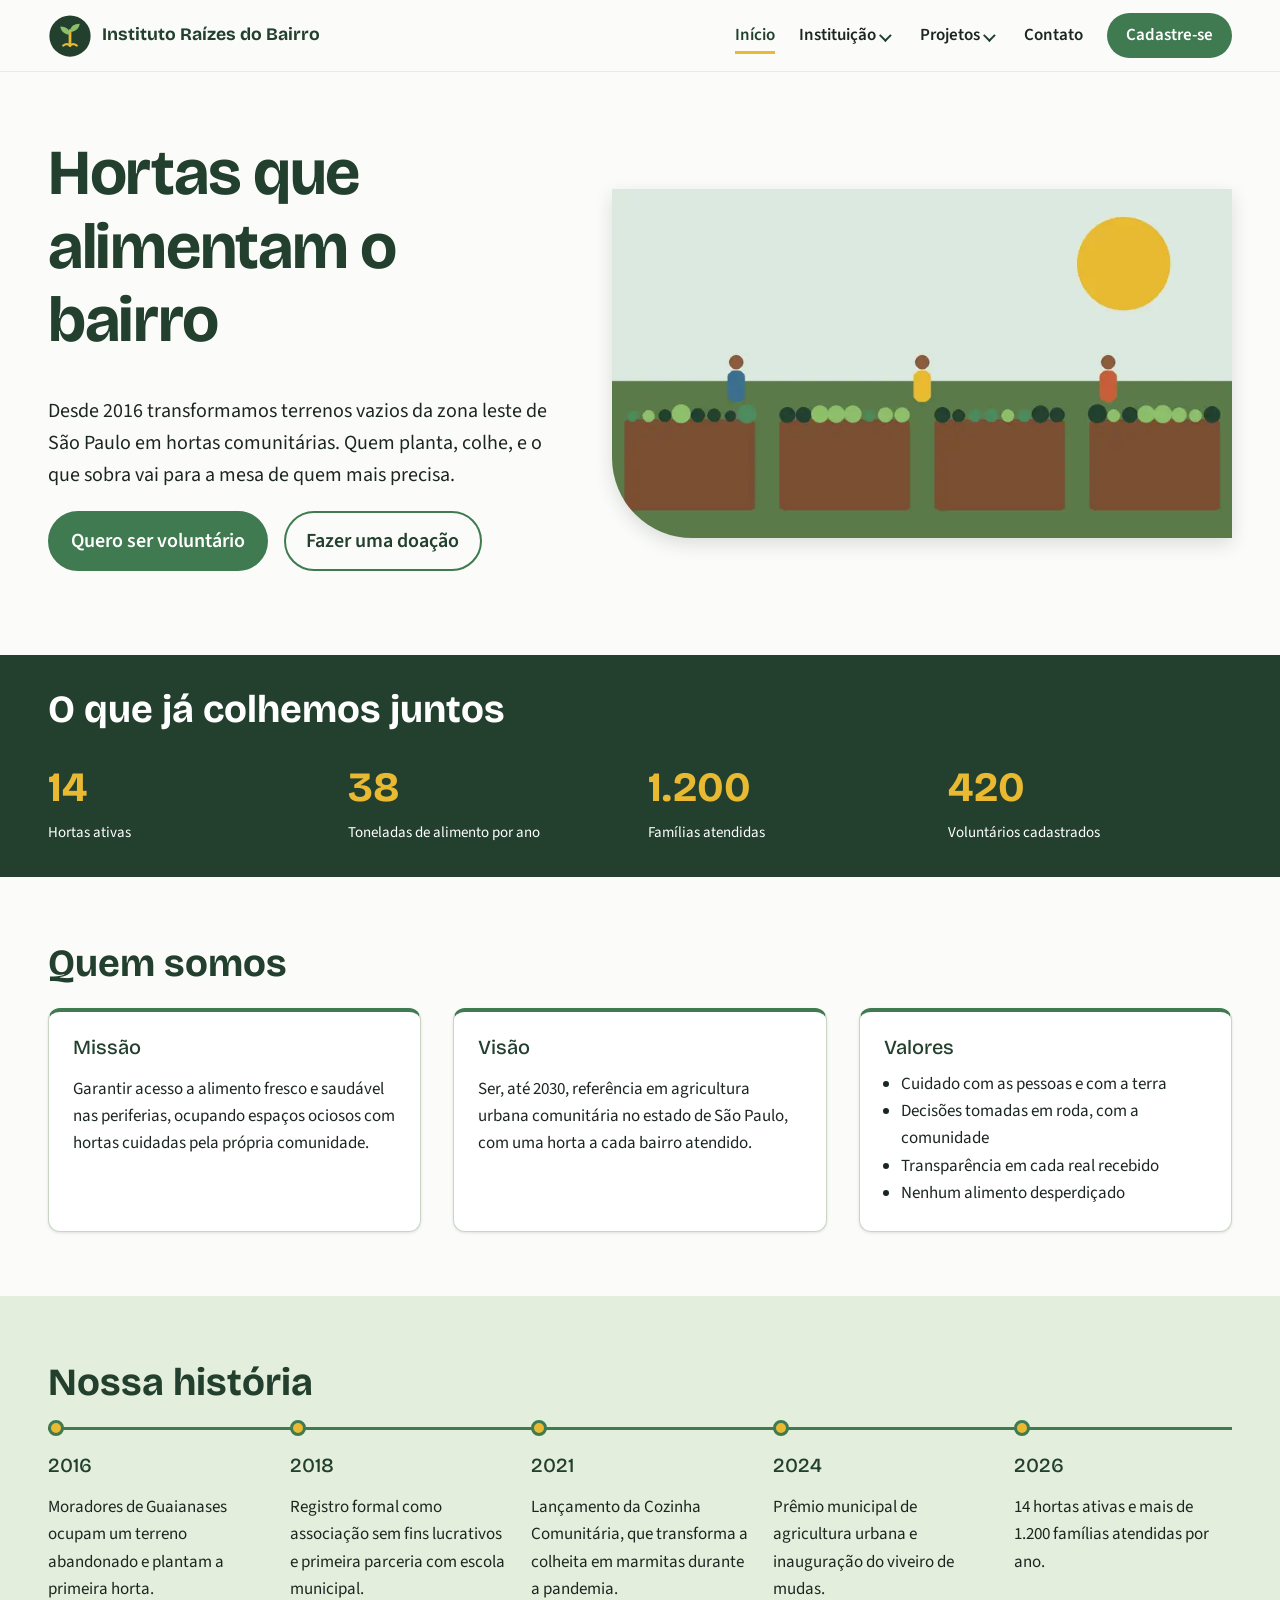
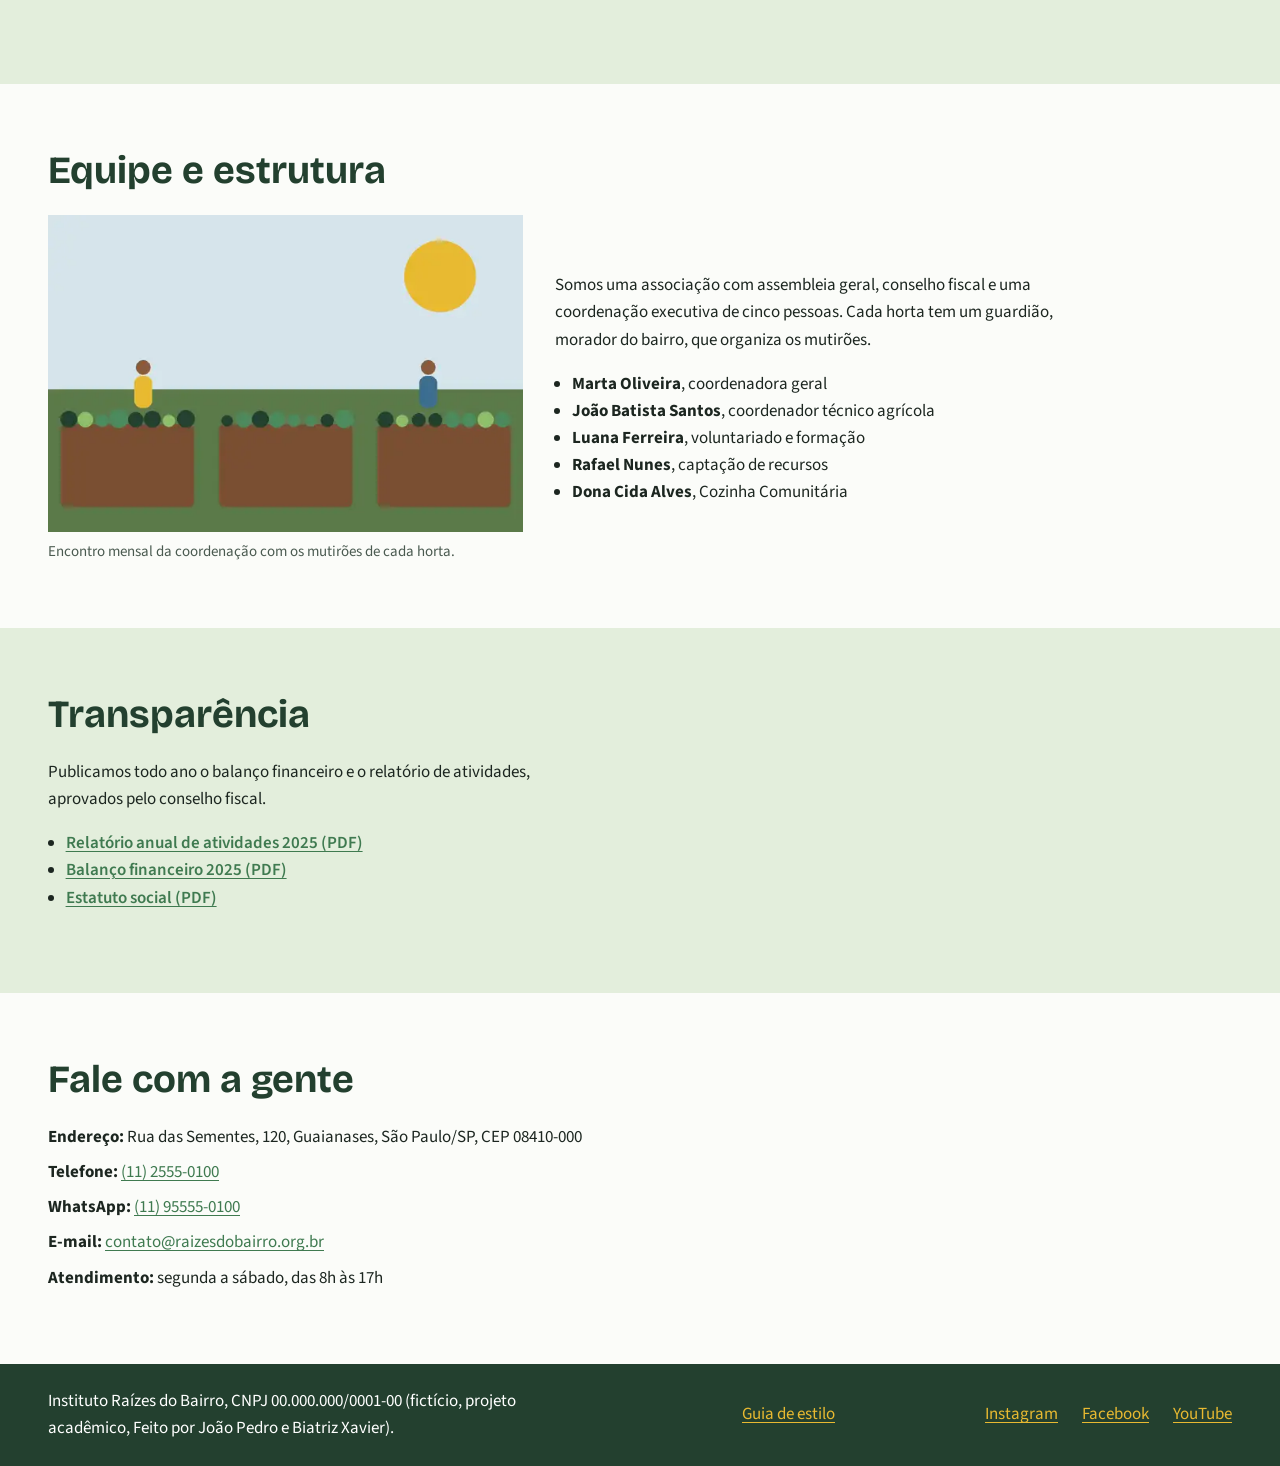
<file: index.html>
<!DOCTYPE html>
<html lang="pt-BR">
<head>
  <meta charset="UTF-8">
  <meta name="viewport" content="width=device-width, initial-scale=1">
  <title>Instituto Raízes do Bairro | Hortas comunitárias em São Paulo</title>
  <meta name="description" content="O Instituto Raízes do Bairro transforma terrenos vazios em hortas comunitárias na zona leste de São Paulo, levando alimento, renda e educação ambiental às famílias.">
  <meta name="keywords" content="ONG, hortas comunitárias, voluntariado, doação, São Paulo, segurança alimentar">
  <meta property="og:title" content="Instituto Raízes do Bairro">
  <meta property="og:description" content="Hortas comunitárias que alimentam o bairro.">
  <meta property="og:image" content="imagens/hero-horta.jpg">
  <link rel="icon" href="imagens/logo.svg" type="image/svg+xml">
  <link rel="preconnect" href="https://fonts.googleapis.com">
  <link rel="preconnect" href="https://fonts.gstatic.com" crossorigin>
  <link href="https://fonts.googleapis.com/css2?family=Bricolage+Grotesque:wght@500;700&amp;family=Source+Sans+3:wght@400;600&amp;display=swap" rel="stylesheet">
  <script>document.documentElement.classList.add("js");</script>
  <link rel="stylesheet" href="css/main.css">
  <script src="js/menu.js" defer></script>
  <script src="js/ui.js" defer></script>
</head>
<body>
  <a class="pular" href="#conteudo">Pular para o conteúdo</a>

  <header class="topo">
    <a class="marca" href="index.html">
      <img src="imagens/logo.svg" alt="" width="44" height="44">
      <span>Instituto Raízes do Bairro</span>
    </a>
    <button class="menu-toggle" type="button" aria-expanded="false" aria-controls="menu-principal">
      <span class="menu-toggle-barras" aria-hidden="true"></span>
      <span>Menu</span>
    </button>
    <nav class="menu" id="menu-principal" aria-label="Menu principal">
      <ul class="menu-lista">
        <li><a href="index.html" aria-current="page">Início</a></li>
        <li class="tem-submenu">
          <a href="index.html#sobre">Instituição</a>
          <button class="submenu-toggle" type="button" aria-expanded="false" aria-controls="sub-instituicao"><span class="sr-only">Abrir submenu de Instituição</span></button>
          <ul class="submenu" id="sub-instituicao">
            <li><a href="index.html#sobre">Missão, visão e valores</a></li>
            <li><a href="index.html#historia">Nossa história</a></li>
            <li><a href="index.html#equipe">Equipe e estrutura</a></li>
            <li><a href="index.html#transparencia">Transparência</a></li>
          </ul>
        </li>
        <li class="tem-submenu">
          <a href="projetos.html">Projetos</a>
          <button class="submenu-toggle" type="button" aria-expanded="false" aria-controls="sub-projetos"><span class="sr-only">Abrir submenu de Projetos</span></button>
          <ul class="submenu" id="sub-projetos">
            <li><a href="projetos.html#horta-escola">Horta na Escola</a></li>
            <li><a href="projetos.html#cozinha">Cozinha Comunitária</a></li>
            <li><a href="projetos.html#sementes">Sementes do Amanhã</a></li>
            <li><a href="projetos.html#voluntariado">Seja voluntário</a></li>
            <li><a href="projetos.html#doar">Como doar</a></li>
          </ul>
        </li>
        <li><a href="index.html#contato">Contato</a></li>
        <li class="menu-cta"><a href="cadastro.html">Cadastre-se</a></li>
      </ul>
    </nav>
  </header>

  <main id="conteudo">
    <section class="hero" aria-labelledby="titulo-hero">
      <div class="hero-texto">
        <h1 id="titulo-hero">Hortas que alimentam o bairro</h1>
        <p>Desde 2016 transformamos terrenos vazios da zona leste de São Paulo em hortas comunitárias. Quem planta, colhe, e o que sobra vai para a mesa de quem mais precisa.</p>
        <p class="acoes">
          <a class="botao" href="cadastro.html">Quero ser voluntário</a>
          <a class="botao botao-secundario" href="projetos.html#doar">Fazer uma doação</a>
        </p>
      </div>
      <picture class="hero-imagem">
        <source type="image/webp" srcset="imagens/hero-horta-pequena.webp 800w, imagens/hero-horta.webp 1600w" sizes="(min-width: 64em) 55vw, 100vw">
        <img src="imagens/hero-horta.jpg" srcset="imagens/hero-horta-pequena.jpg 800w, imagens/hero-horta.jpg 1600w" sizes="(min-width: 64em) 55vw, 100vw" alt="Ilustração de voluntários cuidando de canteiros de hortaliças em um dia de sol" width="1600" height="900">
      </picture>
    </section>

    <section class="numeros" aria-labelledby="titulo-numeros">
      <h2 id="titulo-numeros">O que já colhemos juntos</h2>
      <dl>
        <div><dt>Hortas ativas</dt><dd>14</dd></div>
        <div><dt>Toneladas de alimento por ano</dt><dd>38</dd></div>
        <div><dt>Famílias atendidas</dt><dd>1.200</dd></div>
        <div><dt>Voluntários cadastrados</dt><dd>420</dd></div>
      </dl>
    </section>

    <section class="bloco" id="sobre" aria-labelledby="titulo-sobre">
      <h2 id="titulo-sobre">Quem somos</h2>
      <div class="grid grid-esticado">
        <article class="caixa col-12 col-md-4">
          <h3>Missão</h3>
          <p>Garantir acesso a alimento fresco e saudável nas periferias, ocupando espaços ociosos com hortas cuidadas pela própria comunidade.</p>
        </article>
        <article class="caixa col-12 col-md-4">
          <h3>Visão</h3>
          <p>Ser, até 2030, referência em agricultura urbana comunitária no estado de São Paulo, com uma horta a cada bairro atendido.</p>
        </article>
        <article class="caixa col-12 col-md-4">
          <h3>Valores</h3>
          <ul>
            <li>Cuidado com as pessoas e com a terra</li>
            <li>Decisões tomadas em roda, com a comunidade</li>
            <li>Transparência em cada real recebido</li>
            <li>Nenhum alimento desperdiçado</li>
          </ul>
        </article>
      </div>
    </section>

    <section class="bloco faixa" id="historia" aria-labelledby="titulo-historia">
      <h2 id="titulo-historia">Nossa história</h2>
      <ol class="linha-do-tempo">
        <li><h3>2016</h3><p>Moradores de Guaianases ocupam um terreno abandonado e plantam a primeira horta.</p></li>
        <li><h3>2018</h3><p>Registro formal como associação sem fins lucrativos e primeira parceria com escola municipal.</p></li>
        <li><h3>2021</h3><p>Lançamento da Cozinha Comunitária, que transforma a colheita em marmitas durante a pandemia.</p></li>
        <li><h3>2024</h3><p>Prêmio municipal de agricultura urbana e inauguração do viveiro de mudas.</p></li>
        <li><h3>2026</h3><p>14 hortas ativas e mais de 1.200 famílias atendidas por ano.</p></li>
      </ol>
    </section>

    <section class="bloco" id="equipe" aria-labelledby="titulo-equipe">
      <h2 id="titulo-equipe">Equipe e estrutura</h2>
      <div class="grid grid-centralizado">
        <figure class="col-12 col-md-6 col-lg-5">
          <picture>
            <source type="image/webp" srcset="imagens/equipe-pequena.webp 600w, imagens/equipe.webp 1200w" sizes="(min-width: 48em) 45vw, 100vw">
            <img src="imagens/equipe.jpg" srcset="imagens/equipe-pequena.jpg 600w, imagens/equipe.jpg 1200w" sizes="(min-width: 48em) 45vw, 100vw" alt="Ilustração da equipe do instituto reunida ao lado dos canteiros" width="1200" height="800" loading="lazy">
          </picture>
          <figcaption>Encontro mensal da coordenação com os mutirões de cada horta.</figcaption>
        </figure>
        <div class="col-12 col-md-6 col-lg-7">
          <p>Somos uma associação com assembleia geral, conselho fiscal e uma coordenação executiva de cinco pessoas. Cada horta tem um guardião, morador do bairro, que organiza os mutirões.</p>
          <ul class="lista-equipe">
            <li><strong>Marta Oliveira</strong>, coordenadora geral</li>
            <li><strong>João Batista Santos</strong>, coordenador técnico agrícola</li>
            <li><strong>Luana Ferreira</strong>, voluntariado e formação</li>
            <li><strong>Rafael Nunes</strong>, captação de recursos</li>
            <li><strong>Dona Cida Alves</strong>, Cozinha Comunitária</li>
          </ul>
        </div>
      </div>
    </section>

    <section class="bloco faixa" id="transparencia" aria-labelledby="titulo-transparencia">
      <h2 id="titulo-transparencia">Transparência</h2>
      <p>Publicamos todo ano o balanço financeiro e o relatório de atividades, aprovados pelo conselho fiscal.</p>
      <ul class="documentos">
        <li><a href="#transparencia">Relatório anual de atividades 2025 (PDF)</a></li>
        <li><a href="#transparencia">Balanço financeiro 2025 (PDF)</a></li>
        <li><a href="#transparencia">Estatuto social (PDF)</a></li>
      </ul>
    </section>

    <section class="bloco" id="contato" aria-labelledby="titulo-contato">
      <h2 id="titulo-contato">Fale com a gente</h2>
      <address class="contato">
        <p><strong>Endereço:</strong> Rua das Sementes, 120, Guaianases, São Paulo/SP, CEP 08410-000</p>
        <p><strong>Telefone:</strong> <a href="tel:+551125550100">(11) 2555-0100</a></p>
        <p><strong>WhatsApp:</strong> <a href="https://wa.me/5511955550100">(11) 95555-0100</a></p>
        <p><strong>E-mail:</strong> <a href="mailto:contato@raizesdobairro.org.br">contato@raizesdobairro.org.br</a></p>
        <p><strong>Atendimento:</strong> segunda a sábado, das 8h às 17h</p>
      </address>
    </section>
  </main>

  <footer class="rodape">
    <p>Instituto Raízes do Bairro, CNPJ 00.000.000/0001-00 (fictício, projeto acadêmico, Feito por João Pedro e Biatriz Xavier).</p>
    <nav aria-label="Rodapé">
      <ul>
        <li><a href="guia-de-estilo.html">Guia de estilo</a></li>
      </ul>
    </nav>
    <nav aria-label="Redes sociais">
      <ul>
        <li><a href="https://www.instagram.com/">Instagram</a></li>
        <li><a href="https://www.facebook.com/">Facebook</a></li>
        <li><a href="https://www.youtube.com/">YouTube</a></li>
      </ul>
    </nav>
  </footer>
</body>
</html>
</file>
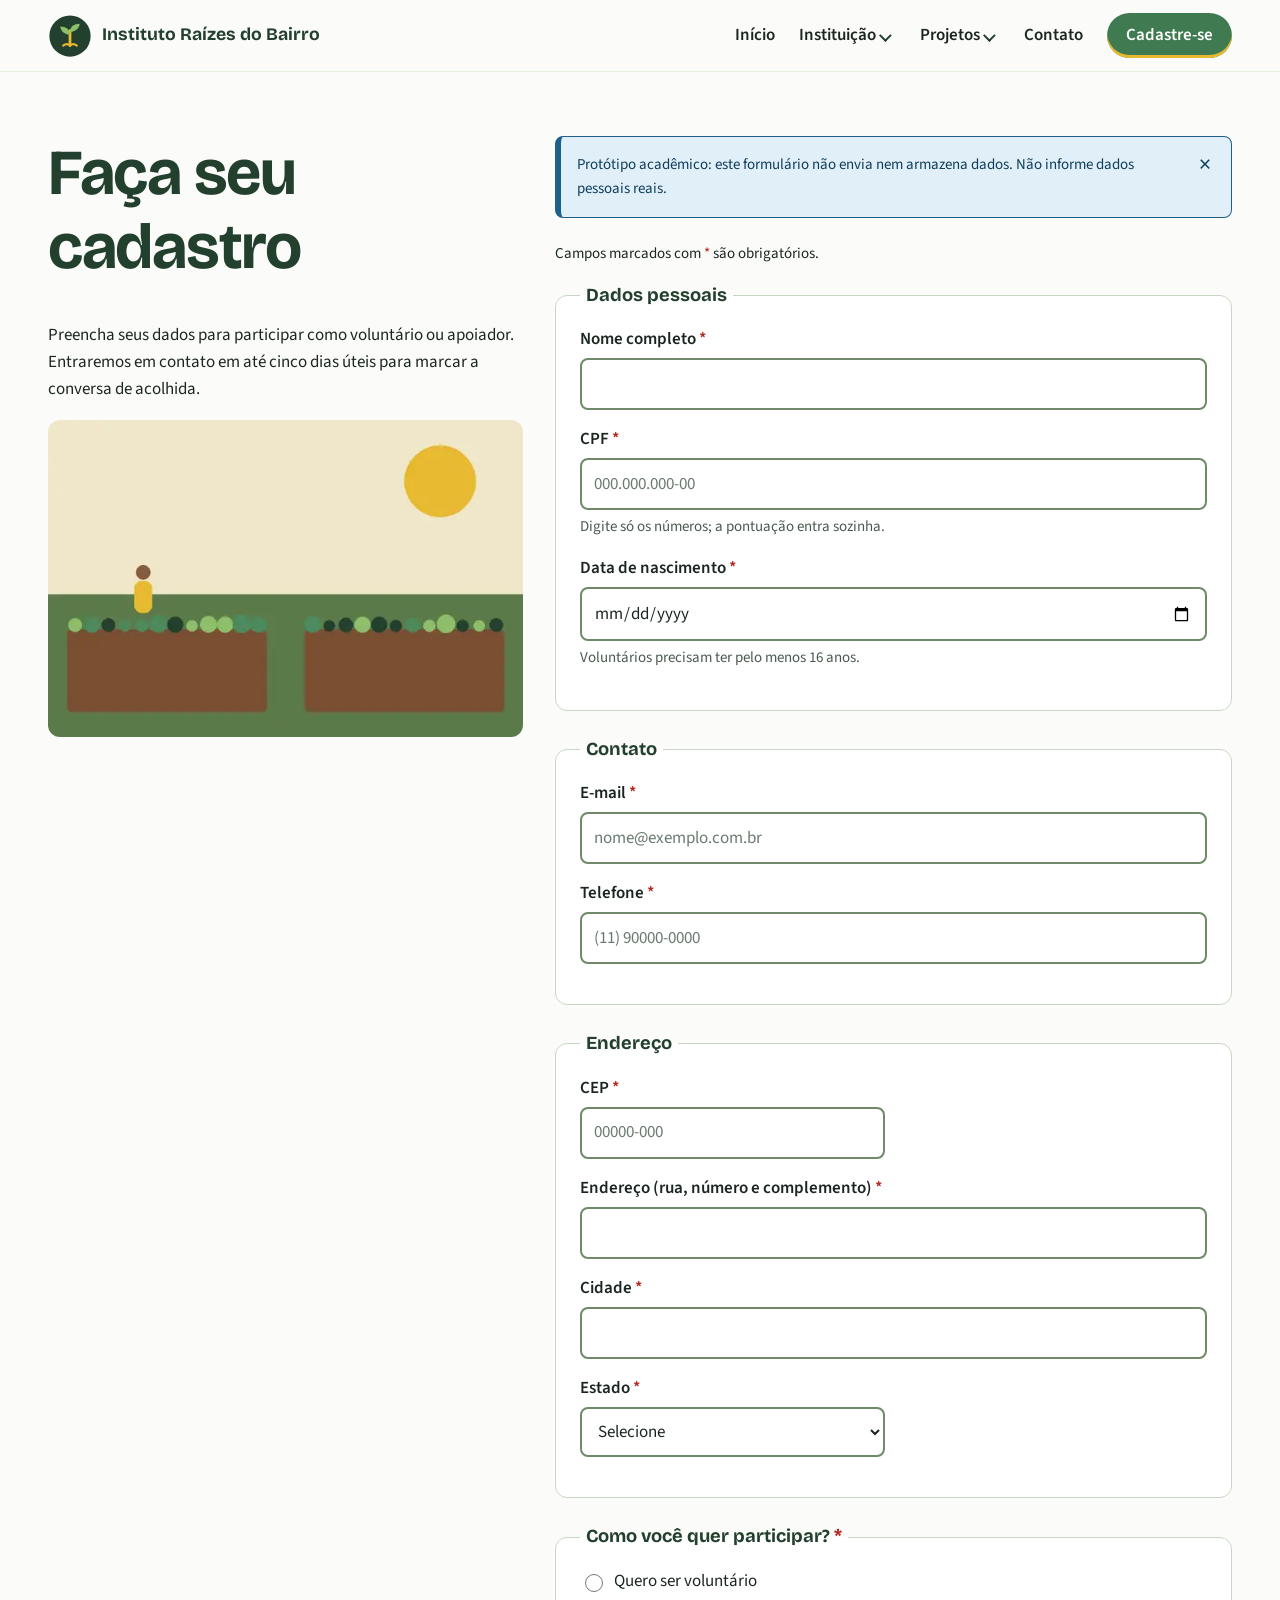
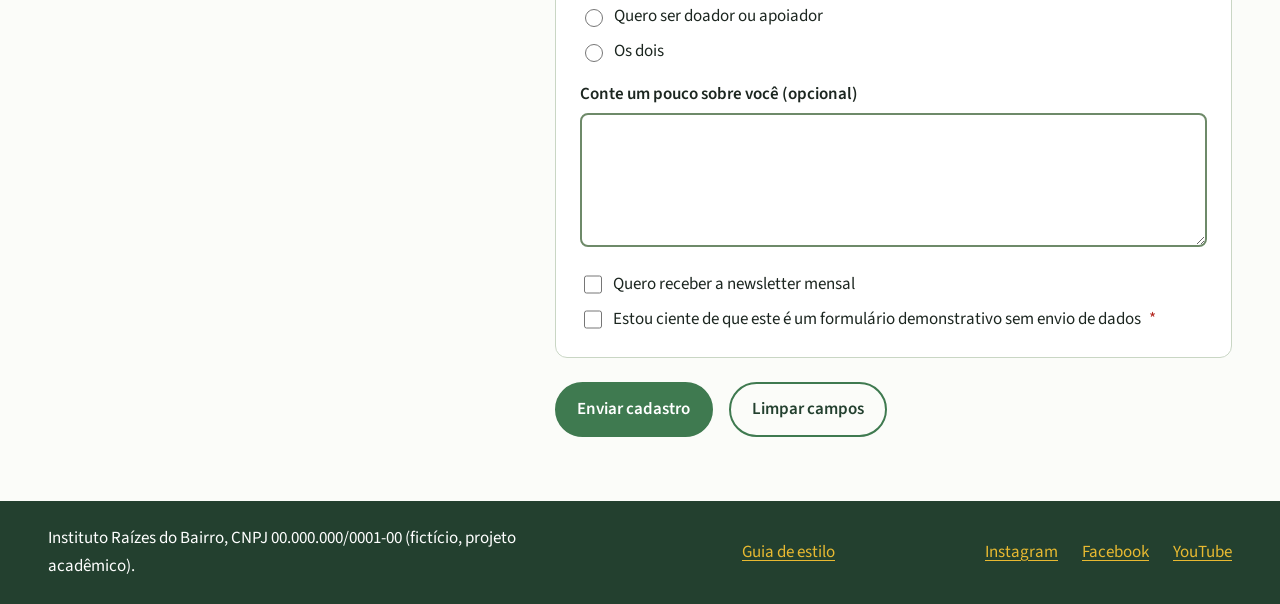
<file: cadastro.html>
<!DOCTYPE html>
<html lang="pt-BR">
<head>
  <meta charset="UTF-8">
  <meta name="viewport" content="width=device-width, initial-scale=1">
  <title>Cadastro | Instituto Raízes do Bairro</title>
  <meta name="description" content="Cadastre-se como voluntário ou apoiador do Instituto Raízes do Bairro.">
  <link rel="icon" href="imagens/logo.svg" type="image/svg+xml">
  <link rel="preconnect" href="https://fonts.googleapis.com">
  <link rel="preconnect" href="https://fonts.gstatic.com" crossorigin>
  <link href="https://fonts.googleapis.com/css2?family=Bricolage+Grotesque:wght@500;700&amp;family=Source+Sans+3:wght@400;600&amp;display=swap" rel="stylesheet">
  <script>document.documentElement.classList.add("js");</script>
  <link rel="stylesheet" href="css/main.css">
  <script src="js/mascaras.js" defer></script>
  <script src="js/menu.js" defer></script>
  <script src="js/ui.js" defer></script>
</head>
<body>
  <a class="pular" href="#conteudo">Pular para o conteúdo</a>

  <header class="topo">
    <a class="marca" href="index.html">
      <img src="imagens/logo.svg" alt="" width="44" height="44">
      <span>Instituto Raízes do Bairro</span>
    </a>
    <button class="menu-toggle" type="button" aria-expanded="false" aria-controls="menu-principal">
      <span class="menu-toggle-barras" aria-hidden="true"></span>
      <span>Menu</span>
    </button>
    <nav class="menu" id="menu-principal" aria-label="Menu principal">
      <ul class="menu-lista">
        <li><a href="index.html">Início</a></li>
        <li class="tem-submenu">
          <a href="index.html#sobre">Instituição</a>
          <button class="submenu-toggle" type="button" aria-expanded="false" aria-controls="sub-instituicao"><span class="sr-only">Abrir submenu de Instituição</span></button>
          <ul class="submenu" id="sub-instituicao">
            <li><a href="index.html#sobre">Missão, visão e valores</a></li>
            <li><a href="index.html#historia">Nossa história</a></li>
            <li><a href="index.html#equipe">Equipe e estrutura</a></li>
            <li><a href="index.html#transparencia">Transparência</a></li>
          </ul>
        </li>
        <li class="tem-submenu">
          <a href="projetos.html">Projetos</a>
          <button class="submenu-toggle" type="button" aria-expanded="false" aria-controls="sub-projetos"><span class="sr-only">Abrir submenu de Projetos</span></button>
          <ul class="submenu" id="sub-projetos">
            <li><a href="projetos.html#horta-escola">Horta na Escola</a></li>
            <li><a href="projetos.html#cozinha">Cozinha Comunitária</a></li>
            <li><a href="projetos.html#sementes">Sementes do Amanhã</a></li>
            <li><a href="projetos.html#voluntariado">Seja voluntário</a></li>
            <li><a href="projetos.html#doar">Como doar</a></li>
          </ul>
        </li>
        <li><a href="index.html#contato">Contato</a></li>
        <li class="menu-cta"><a href="cadastro.html" aria-current="page">Cadastre-se</a></li>
      </ul>
    </nav>
  </header>

  <main id="conteudo">
    <section class="bloco" aria-labelledby="titulo-pagina">
      <div class="grid grid-topo">
      <div class="cadastro-intro col-12 col-lg-5">
        <h1 id="titulo-pagina">Faça seu cadastro</h1>
        <p>Preencha seus dados para participar como voluntário ou apoiador. Entraremos em contato em até cinco dias úteis para marcar a conversa de acolhida.</p>
        <picture>
          <source type="image/webp" srcset="imagens/cadastro-pequena.webp 600w, imagens/cadastro.webp 1200w" sizes="(min-width: 64em) 35vw, 100vw">
          <img src="imagens/cadastro.jpg" srcset="imagens/cadastro-pequena.jpg 600w, imagens/cadastro.jpg 1200w" sizes="(min-width: 64em) 35vw, 100vw" alt="Ilustração de uma pessoa ao lado de dois canteiros, pronta para começar" width="1200" height="800">
        </picture>
      </div>

      <form class="formulario col-12 col-lg-7" action="#" method="post" novalidate data-validar>
        <div class="alerta alerta-info" role="note">
          <p>Protótipo acadêmico: este formulário não envia nem armazena dados. Não informe dados pessoais reais.</p>
          <button type="button" class="alerta-fechar" data-fechar-alerta aria-label="Fechar aviso">×</button>
        </div>
        <p class="aviso">Campos marcados com <abbr title="obrigatório">*</abbr> são obrigatórios.</p>

        <fieldset>
          <legend>Dados pessoais</legend>
          <div class="campo">
            <label for="nome">Nome completo <abbr title="obrigatório">*</abbr></label>
            <input type="text" id="nome" name="nome" autocomplete="name" required minlength="5" maxlength="100" pattern="[A-Za-zÀ-ÿ' ]+ [A-Za-zÀ-ÿ' ]+" title="Digite nome e sobrenome, apenas letras.">
          </div>
          <div class="campo">
            <label for="cpf">CPF <abbr title="obrigatório">*</abbr></label>
            <input type="text" id="cpf" name="cpf" inputmode="numeric" required maxlength="14" pattern="\d{3}\.\d{3}\.\d{3}-\d{2}" placeholder="000.000.000-00" title="Formato: 000.000.000-00" aria-describedby="ajuda-cpf">
            <small id="ajuda-cpf">Digite só os números; a pontuação entra sozinha.</small>
          </div>
          <div class="campo">
            <label for="nascimento">Data de nascimento <abbr title="obrigatório">*</abbr></label>
            <input type="date" id="nascimento" name="nascimento" autocomplete="bday" required min="1900-01-01" max="2010-12-31" aria-describedby="ajuda-nascimento">
            <small id="ajuda-nascimento">Voluntários precisam ter pelo menos 16 anos.</small>
          </div>
        </fieldset>

        <fieldset>
          <legend>Contato</legend>
          <div class="campo">
            <label for="email">E-mail <abbr title="obrigatório">*</abbr></label>
            <input type="email" id="email" name="email" autocomplete="email" required maxlength="120" placeholder="nome@exemplo.com.br">
          </div>
          <div class="campo">
            <label for="telefone">Telefone <abbr title="obrigatório">*</abbr></label>
            <input type="tel" id="telefone" name="telefone" autocomplete="tel" inputmode="numeric" required maxlength="15" pattern="\(\d{2}\) \d{4,5}-\d{4}" placeholder="(11) 90000-0000" title="Formato: (11) 90000-0000 ou (11) 2000-0000">
          </div>
        </fieldset>

        <fieldset>
          <legend>Endereço</legend>
          <div class="campo campo-curto">
            <label for="cep">CEP <abbr title="obrigatório">*</abbr></label>
            <input type="text" id="cep" name="cep" autocomplete="postal-code" inputmode="numeric" required maxlength="9" pattern="\d{5}-\d{3}" placeholder="00000-000" title="Formato: 00000-000">
          </div>
          <div class="campo">
            <label for="endereco">Endereço (rua, número e complemento) <abbr title="obrigatório">*</abbr></label>
            <input type="text" id="endereco" name="endereco" autocomplete="address-line1" required minlength="5" maxlength="150">
          </div>
          <div class="campo">
            <label for="cidade">Cidade <abbr title="obrigatório">*</abbr></label>
            <input type="text" id="cidade" name="cidade" autocomplete="address-level2" required minlength="2" maxlength="80">
          </div>
          <div class="campo campo-curto">
            <label for="estado">Estado <abbr title="obrigatório">*</abbr></label>
            <select id="estado" name="estado" autocomplete="address-level1" required>
              <option value="">Selecione</option>
                <option value="AC">Acre</option>
                <option value="AL">Alagoas</option>
                <option value="AP">Amapá</option>
                <option value="AM">Amazonas</option>
                <option value="BA">Bahia</option>
                <option value="CE">Ceará</option>
                <option value="DF">Distrito Federal</option>
                <option value="ES">Espírito Santo</option>
                <option value="GO">Goiás</option>
                <option value="MA">Maranhão</option>
                <option value="MT">Mato Grosso</option>
                <option value="MS">Mato Grosso do Sul</option>
                <option value="MG">Minas Gerais</option>
                <option value="PA">Pará</option>
                <option value="PB">Paraíba</option>
                <option value="PR">Paraná</option>
                <option value="PE">Pernambuco</option>
                <option value="PI">Piauí</option>
                <option value="RJ">Rio de Janeiro</option>
                <option value="RN">Rio Grande do Norte</option>
                <option value="RS">Rio Grande do Sul</option>
                <option value="RO">Rondônia</option>
                <option value="RR">Roraima</option>
                <option value="SC">Santa Catarina</option>
                <option value="SP">São Paulo</option>
                <option value="SE">Sergipe</option>
                <option value="TO">Tocantins</option>
            </select>
          </div>
        </fieldset>

        <fieldset>
          <legend>Como você quer participar? <abbr title="obrigatório">*</abbr></legend>
          <div class="opcoes">
            <label><input type="radio" name="perfil" value="voluntario" required> Quero ser voluntário</label>
            <label><input type="radio" name="perfil" value="doador"> Quero ser doador ou apoiador</label>
            <label><input type="radio" name="perfil" value="ambos"> Os dois</label>
          </div>
          <div class="campo">
            <label for="mensagem">Conte um pouco sobre você (opcional)</label>
            <textarea id="mensagem" name="mensagem" rows="4" maxlength="500"></textarea>
          </div>
          <label class="aceite"><input type="checkbox" name="newsletter" value="sim"> Quero receber a newsletter mensal</label>
          <label class="aceite"><input type="checkbox" name="termos" required> Estou ciente de que este é um formulário demonstrativo sem envio de dados <abbr title="obrigatório">*</abbr></label>
        </fieldset>

        <div class="botoes-form">
          <button type="submit" class="botao">Enviar cadastro</button>
          <button type="reset" class="botao botao-secundario">Limpar campos</button>
        </div>
      </form>
      </div>
    </section>
    <dialog class="modal" id="modal-sucesso" aria-labelledby="modal-sucesso-titulo">
      <div class="modal-cabecalho">
        <h2 id="modal-sucesso-titulo">Formulário validado!</h2>
        <button type="button" class="alerta-fechar" data-modal-fechar aria-label="Fechar">×</button>
      </div>
      <div class="modal-corpo">
        <p>Todos os campos foram validados no navegador. Este é um protótipo acadêmico: nenhum cadastro foi enviado ou armazenado.</p>
      </div>
      <div class="modal-rodape">
        <a class="botao botao-secundario" href="projetos.html">Conhecer os projetos</a>
        <button type="button" class="botao" data-modal-fechar>Entendi</button>
      </div>
    </dialog>
  </main>

  <footer class="rodape">
    <p>Instituto Raízes do Bairro, CNPJ 00.000.000/0001-00 (fictício, projeto acadêmico).</p>
    <nav aria-label="Rodapé">
      <ul>
        <li><a href="guia-de-estilo.html">Guia de estilo</a></li>
      </ul>
    </nav>
    <nav aria-label="Redes sociais">
      <ul>
        <li><a href="https://www.instagram.com/">Instagram</a></li>
        <li><a href="https://www.facebook.com/">Facebook</a></li>
        <li><a href="https://www.youtube.com/">YouTube</a></li>
      </ul>
    </nav>
  </footer>
</body>
</html>
</file>
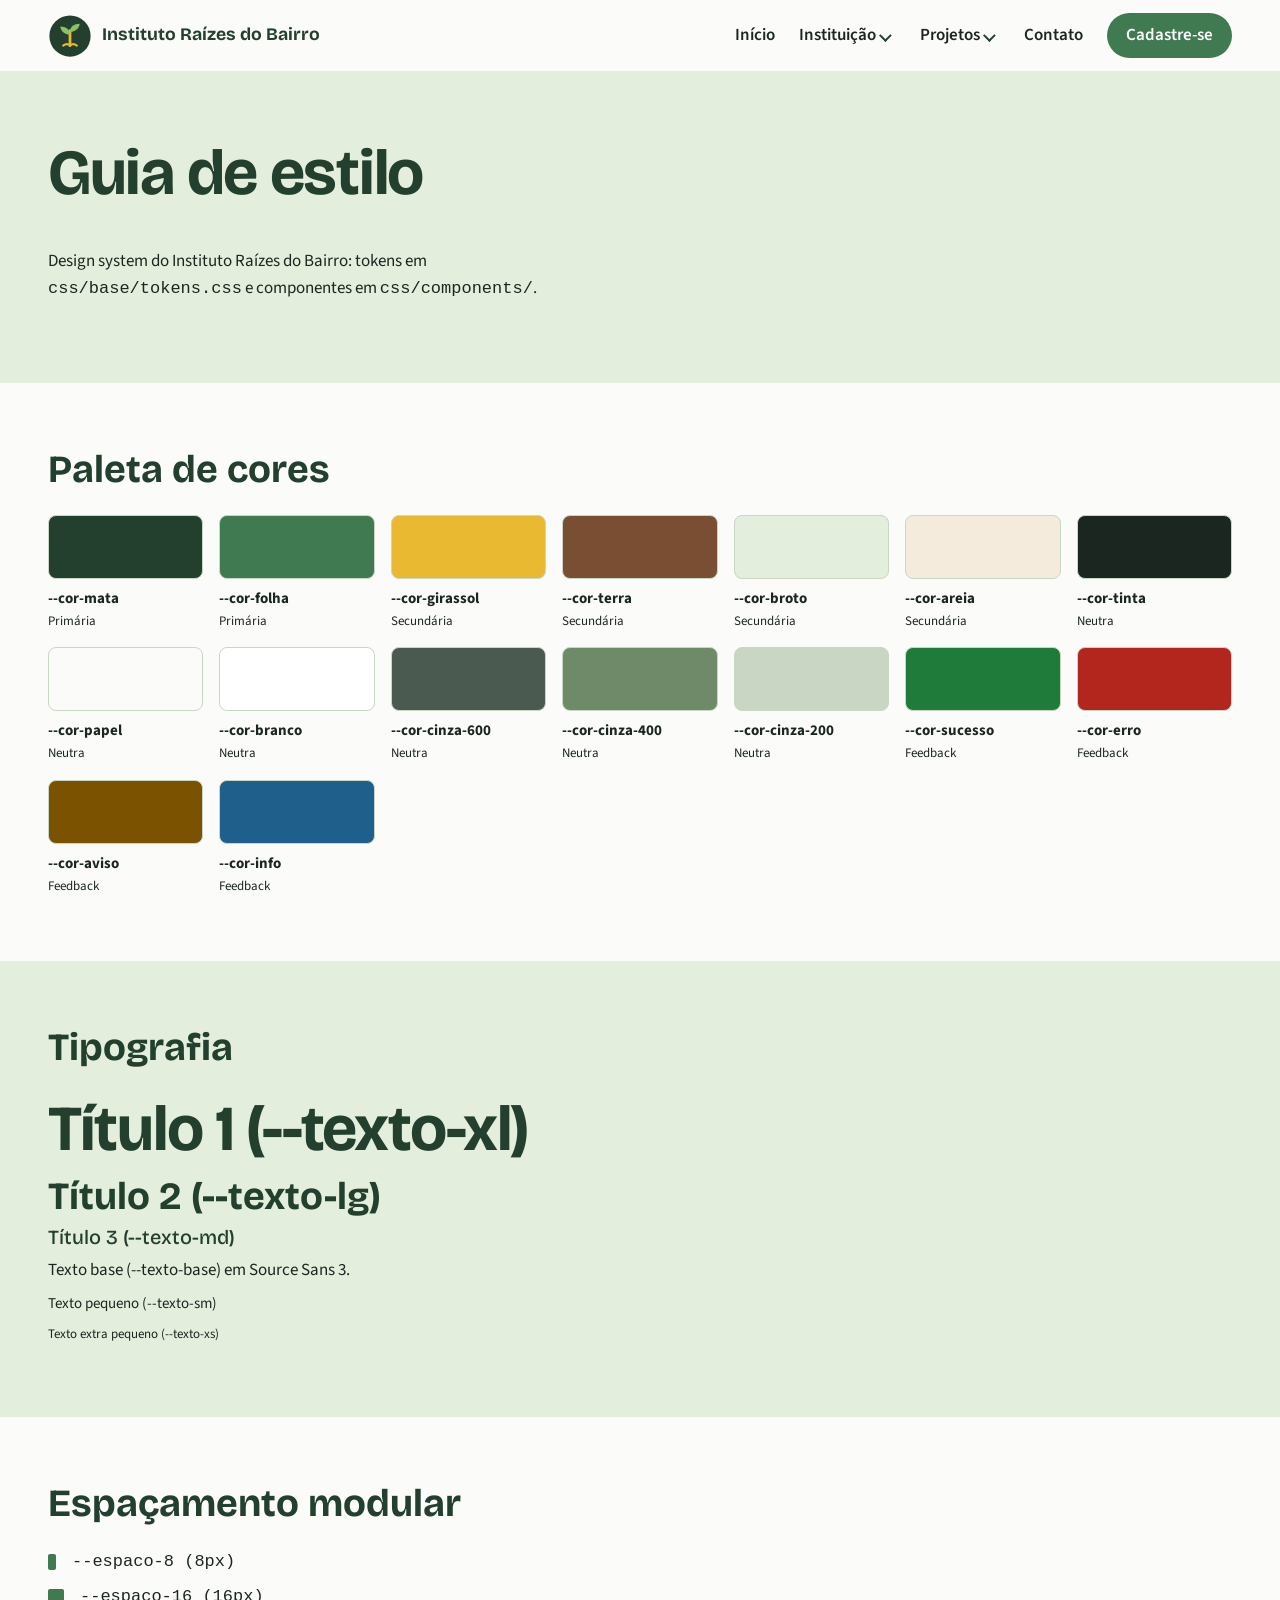
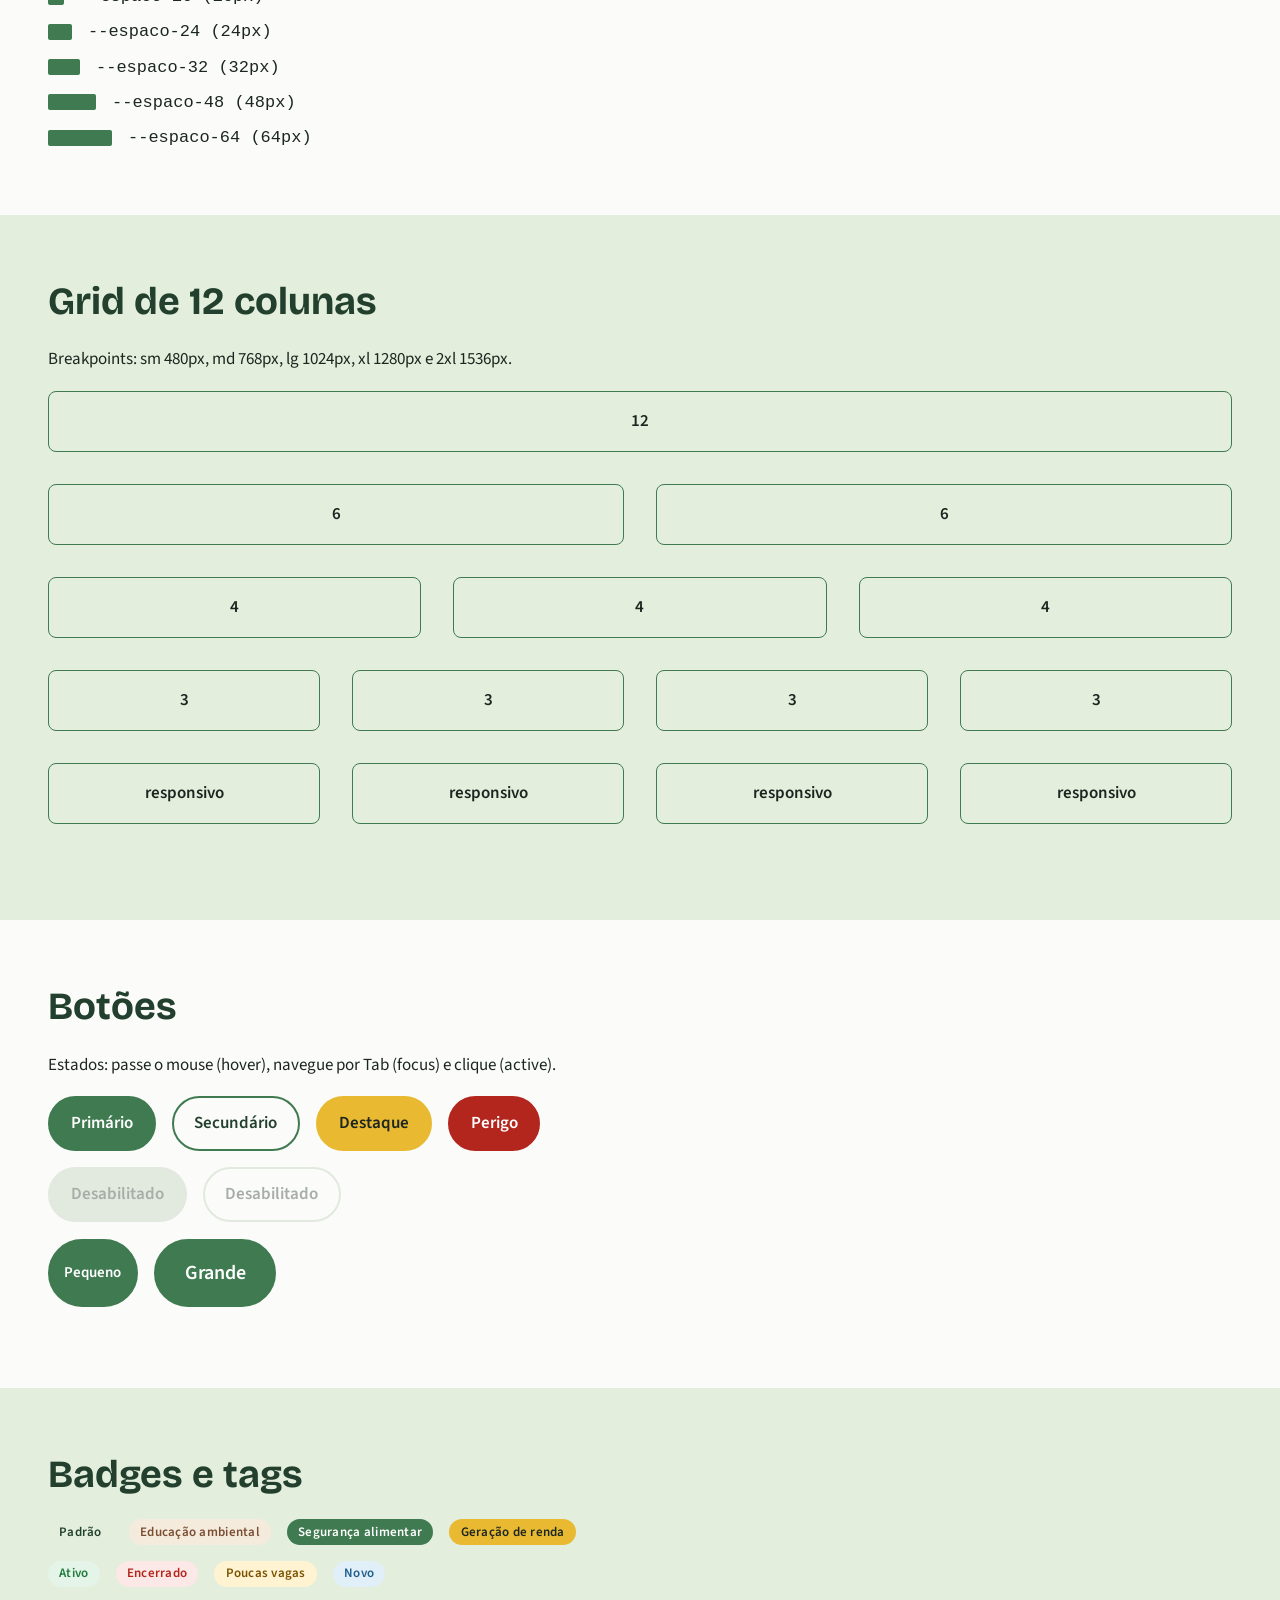
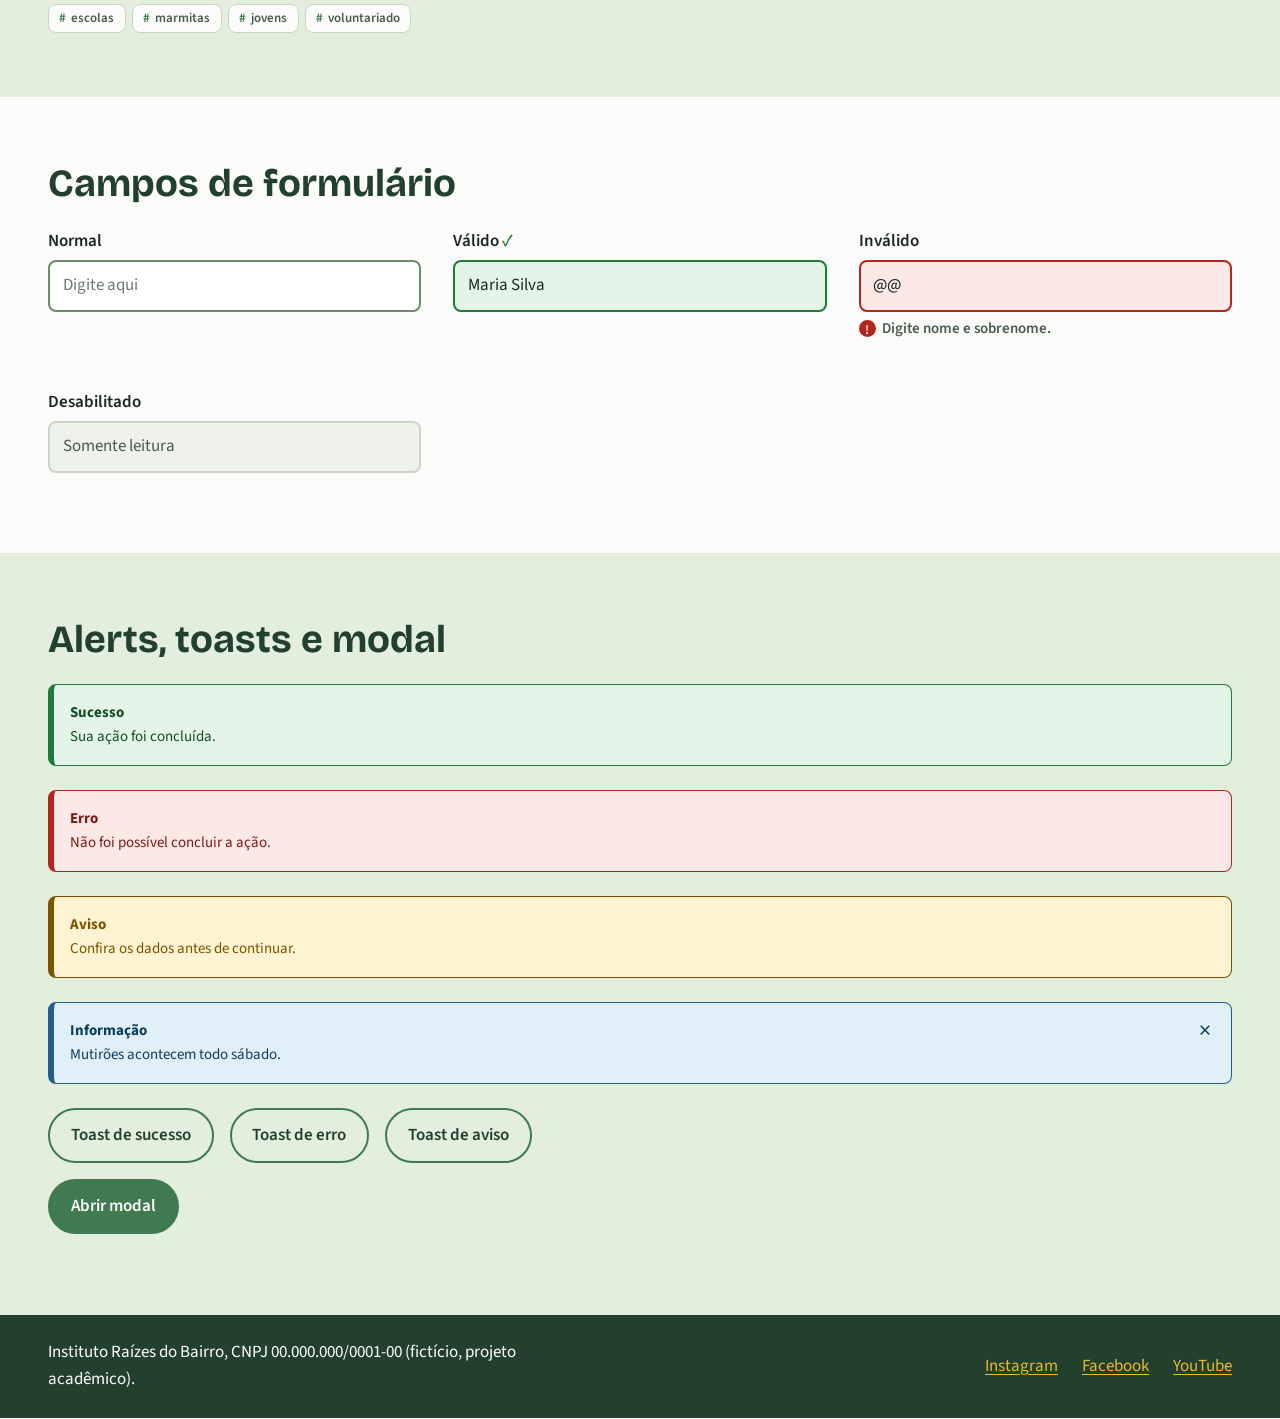
<file: guia-de-estilo.html>
<!DOCTYPE html>
<html lang="pt-BR">
<head>
  <meta charset="UTF-8">
  <meta name="viewport" content="width=device-width, initial-scale=1">
  <title>Guia de estilo | Instituto Raízes do Bairro</title>
  <meta name="description" content="Design system do Instituto Raízes do Bairro: cores, tipografia, espaçamento, grid e componentes.">
  <link rel="icon" href="imagens/logo.svg" type="image/svg+xml">
  <link rel="preconnect" href="https://fonts.googleapis.com">
  <link rel="preconnect" href="https://fonts.gstatic.com" crossorigin>
  <link href="https://fonts.googleapis.com/css2?family=Bricolage+Grotesque:wght@500;700&amp;family=Source+Sans+3:wght@400;600&amp;display=swap" rel="stylesheet">
  <script>document.documentElement.classList.add("js");</script>
  <link rel="stylesheet" href="css/main.css">
  <script src="js/menu.js" defer></script>
  <script src="js/ui.js" defer></script>
</head>
<body>
  <a class="pular" href="#conteudo">Pular para o conteúdo</a>

  <header class="topo">
    <a class="marca" href="index.html">
      <img src="imagens/logo.svg" alt="" width="44" height="44">
      <span>Instituto Raízes do Bairro</span>
    </a>
    <button class="menu-toggle" type="button" aria-expanded="false" aria-controls="menu-principal">
      <span class="menu-toggle-barras" aria-hidden="true"></span>
      <span>Menu</span>
    </button>
    <nav class="menu" id="menu-principal" aria-label="Menu principal">
      <ul class="menu-lista">
        <li><a href="index.html">Início</a></li>
        <li class="tem-submenu">
          <a href="index.html#sobre">Instituição</a>
          <button class="submenu-toggle" type="button" aria-expanded="false" aria-controls="sub-instituicao"><span class="sr-only">Abrir submenu de Instituição</span></button>
          <ul class="submenu" id="sub-instituicao">
            <li><a href="index.html#sobre">Missão, visão e valores</a></li>
            <li><a href="index.html#historia">Nossa história</a></li>
            <li><a href="index.html#equipe">Equipe e estrutura</a></li>
            <li><a href="index.html#transparencia">Transparência</a></li>
          </ul>
        </li>
        <li class="tem-submenu">
          <a href="projetos.html">Projetos</a>
          <button class="submenu-toggle" type="button" aria-expanded="false" aria-controls="sub-projetos"><span class="sr-only">Abrir submenu de Projetos</span></button>
          <ul class="submenu" id="sub-projetos">
            <li><a href="projetos.html#horta-escola">Horta na Escola</a></li>
            <li><a href="projetos.html#cozinha">Cozinha Comunitária</a></li>
            <li><a href="projetos.html#sementes">Sementes do Amanhã</a></li>
            <li><a href="projetos.html#voluntariado">Seja voluntário</a></li>
            <li><a href="projetos.html#doar">Como doar</a></li>
          </ul>
        </li>
        <li><a href="index.html#contato">Contato</a></li>
        <li class="menu-cta"><a href="cadastro.html">Cadastre-se</a></li>
      </ul>
    </nav>
  </header>

  <main id="conteudo">
    <section class="bloco cabecalho-pagina" aria-labelledby="titulo-pagina">
      <h1 id="titulo-pagina">Guia de estilo</h1>
      <p>Design system do Instituto Raízes do Bairro: tokens em <code>css/base/tokens.css</code> e componentes em <code>css/components/</code>.</p>
    </section>

    <section class="bloco" aria-labelledby="t-cores">
      <h2 id="t-cores">Paleta de cores</h2>
      <ul class="amostras"><li><div class="amostra-cor" style="--c: var(--cor-mata)"></div><strong>--cor-mata</strong>Primária</li><li><div class="amostra-cor" style="--c: var(--cor-folha)"></div><strong>--cor-folha</strong>Primária</li><li><div class="amostra-cor" style="--c: var(--cor-girassol)"></div><strong>--cor-girassol</strong>Secundária</li><li><div class="amostra-cor" style="--c: var(--cor-terra)"></div><strong>--cor-terra</strong>Secundária</li><li><div class="amostra-cor" style="--c: var(--cor-broto)"></div><strong>--cor-broto</strong>Secundária</li><li><div class="amostra-cor" style="--c: var(--cor-areia)"></div><strong>--cor-areia</strong>Secundária</li><li><div class="amostra-cor" style="--c: var(--cor-tinta)"></div><strong>--cor-tinta</strong>Neutra</li><li><div class="amostra-cor" style="--c: var(--cor-papel)"></div><strong>--cor-papel</strong>Neutra</li><li><div class="amostra-cor" style="--c: var(--cor-branco)"></div><strong>--cor-branco</strong>Neutra</li><li><div class="amostra-cor" style="--c: var(--cor-cinza-600)"></div><strong>--cor-cinza-600</strong>Neutra</li><li><div class="amostra-cor" style="--c: var(--cor-cinza-400)"></div><strong>--cor-cinza-400</strong>Neutra</li><li><div class="amostra-cor" style="--c: var(--cor-cinza-200)"></div><strong>--cor-cinza-200</strong>Neutra</li><li><div class="amostra-cor" style="--c: var(--cor-sucesso)"></div><strong>--cor-sucesso</strong>Feedback</li><li><div class="amostra-cor" style="--c: var(--cor-erro)"></div><strong>--cor-erro</strong>Feedback</li><li><div class="amostra-cor" style="--c: var(--cor-aviso)"></div><strong>--cor-aviso</strong>Feedback</li><li><div class="amostra-cor" style="--c: var(--cor-info)"></div><strong>--cor-info</strong>Feedback</li></ul>
    </section>

    <section class="bloco faixa" aria-labelledby="t-tipo">
      <h2 id="t-tipo">Tipografia</h2>
      <div class="escala-texto">
        <h1>Título 1 (--texto-xl)</h1>
        <h2>Título 2 (--texto-lg)</h2>
        <h3>Título 3 (--texto-md)</h3>
        <p>Texto base (--texto-base) em Source Sans 3.</p>
        <p class="texto-pequeno">Texto pequeno (--texto-sm)</p>
        <p class="texto-xs">Texto extra pequeno (--texto-xs)</p>
      </div>
    </section>

    <section class="bloco" aria-labelledby="t-esp">
      <h2 id="t-esp">Espaçamento modular</h2>
      <div class="escala-espaco"><div class="barra-espaco"><span style="--l: var(--espaco-8)"></span><code>--espaco-8 (8px)</code></div><div class="barra-espaco"><span style="--l: var(--espaco-16)"></span><code>--espaco-16 (16px)</code></div><div class="barra-espaco"><span style="--l: var(--espaco-24)"></span><code>--espaco-24 (24px)</code></div><div class="barra-espaco"><span style="--l: var(--espaco-32)"></span><code>--espaco-32 (32px)</code></div><div class="barra-espaco"><span style="--l: var(--espaco-48)"></span><code>--espaco-48 (48px)</code></div><div class="barra-espaco"><span style="--l: var(--espaco-64)"></span><code>--espaco-64 (64px)</code></div></div>
    </section>

    <section class="bloco faixa demo-grid" aria-labelledby="t-grid">
      <h2 id="t-grid">Grid de 12 colunas</h2>
      <p>Breakpoints: sm 480px, md 768px, lg 1024px, xl 1280px e 2xl 1536px.</p>
      <div class="guia-bloco"><div class="grid grid-gap-16"><div class="col-12">12</div></div></div>
      <div class="guia-bloco"><div class="grid grid-gap-16"><div class="col-6">6</div><div class="col-6">6</div></div></div>
      <div class="guia-bloco"><div class="grid grid-gap-16"><div class="col-4">4</div><div class="col-4">4</div><div class="col-4">4</div></div></div>
      <div class="guia-bloco"><div class="grid grid-gap-16"><div class="col-3">3</div><div class="col-3">3</div><div class="col-3">3</div><div class="col-3">3</div></div></div>
      <div class="guia-bloco"><div class="grid grid-gap-16"><div class="col-12 col-md-6 col-lg-3">responsivo</div><div class="col-12 col-md-6 col-lg-3">responsivo</div><div class="col-12 col-md-6 col-lg-3">responsivo</div><div class="col-12 col-md-6 col-lg-3">responsivo</div></div></div>
    </section>

    <section class="bloco" aria-labelledby="t-botoes">
      <h2 id="t-botoes">Botões</h2>
      <p>Estados: passe o mouse (hover), navegue por Tab (focus) e clique (active).</p>
      <p class="acoes">
        <button type="button" class="botao">Primário</button>
        <button type="button" class="botao botao-secundario">Secundário</button>
        <button type="button" class="botao botao-destaque">Destaque</button>
        <button type="button" class="botao botao-perigo">Perigo</button>
        <button type="button" class="botao" disabled>Desabilitado</button>
        <button type="button" class="botao botao-secundario" disabled>Desabilitado</button>
      </p>
      <p class="acoes">
        <button type="button" class="botao botao-pequeno">Pequeno</button>
        <button type="button" class="botao botao-grande">Grande</button>
      </p>
    </section>

    <section class="bloco faixa" aria-labelledby="t-badges">
      <h2 id="t-badges">Badges e tags</h2>
      <p class="acoes">
        <span class="badge">Padrão</span>
        <span class="badge badge-terra">Educação ambiental</span>
        <span class="badge badge-solido">Segurança alimentar</span>
        <span class="badge badge-girassol">Geração de renda</span>
        <span class="badge badge-sucesso">Ativo</span>
        <span class="badge badge-erro">Encerrado</span>
        <span class="badge badge-aviso">Poucas vagas</span>
        <span class="badge badge-info">Novo</span>
      </p>
      <ul class="tags">
        <li><a class="tag" href="projetos.html#horta-escola">escolas</a></li>
        <li><a class="tag" href="projetos.html#cozinha">marmitas</a></li>
        <li><a class="tag" href="projetos.html#sementes">jovens</a></li>
        <li><span class="tag">voluntariado</span></li>
      </ul>
    </section>

    <section class="bloco" aria-labelledby="t-form">
      <h2 id="t-form">Campos de formulário</h2>
      <div class="grid">
        <div class="campo col-12 col-md-4"><label for="g-normal">Normal</label><input type="text" id="g-normal" placeholder="Digite aqui"></div>
        <div class="campo is-valido col-12 col-md-4"><label for="g-valido">Válido</label><input type="text" id="g-valido" value="Maria Silva"></div>
        <div class="campo is-invalido col-12 col-md-4"><label for="g-invalido">Inválido</label><input type="text" id="g-invalido" value="@@" aria-invalid="true" aria-describedby="g-invalido-erro"><small class="mensagem-erro" id="g-invalido-erro">Digite nome e sobrenome.</small></div>
        <div class="campo col-12 col-md-4"><label for="g-desab">Desabilitado</label><input type="text" id="g-desab" value="Somente leitura" disabled></div>
      </div>
    </section>

    <section class="bloco faixa" aria-labelledby="t-feedback">
      <h2 id="t-feedback">Alerts, toasts e modal</h2>
      <div class="alerta alerta-sucesso" role="status"><div><strong>Sucesso</strong>Sua ação foi concluída.</div></div>
      <div class="alerta alerta-erro" role="alert"><div><strong>Erro</strong>Não foi possível concluir a ação.</div></div>
      <div class="alerta alerta-aviso" role="note"><div><strong>Aviso</strong>Confira os dados antes de continuar.</div></div>
      <div class="alerta alerta-info" role="note"><div><strong>Informação</strong>Mutirões acontecem todo sábado.</div><button type="button" class="alerta-fechar" data-fechar-alerta aria-label="Fechar aviso">×</button></div>
      <p class="acoes">
        <button type="button" class="botao botao-secundario" data-toast="sucesso" data-mensagem="Operação realizada com sucesso!">Toast de sucesso</button>
        <button type="button" class="botao botao-secundario" data-toast="erro" data-mensagem="Algo deu errado. Tente novamente.">Toast de erro</button>
        <button type="button" class="botao botao-secundario" data-toast="aviso" data-mensagem="Atenção: sessão expira em breve.">Toast de aviso</button>
        <button type="button" class="botao" data-modal-abrir="modal-demo">Abrir modal</button>
      </p>
    </section>

    <dialog class="modal" id="modal-demo" aria-labelledby="modal-demo-titulo">
      <div class="modal-cabecalho">
        <h2 id="modal-demo-titulo">Exemplo de modal</h2>
        <button type="button" class="alerta-fechar" data-modal-fechar aria-label="Fechar">×</button>
      </div>
      <div class="modal-corpo"><p>Feche com o botão, a tecla Esc ou clicando fora da janela.</p></div>
      <div class="modal-rodape"><button type="button" class="botao" data-modal-fechar>Entendi</button></div>
    </dialog>
  </main>

  <footer class="rodape">
    <p>Instituto Raízes do Bairro, CNPJ 00.000.000/0001-00 (fictício, projeto acadêmico).</p>
    <nav aria-label="Redes sociais">
      <ul>
        <li><a href="https://www.instagram.com/">Instagram</a></li>
        <li><a href="https://www.facebook.com/">Facebook</a></li>
        <li><a href="https://www.youtube.com/">YouTube</a></li>
      </ul>
    </nav>
  </footer>
</body>
</html>
</file>
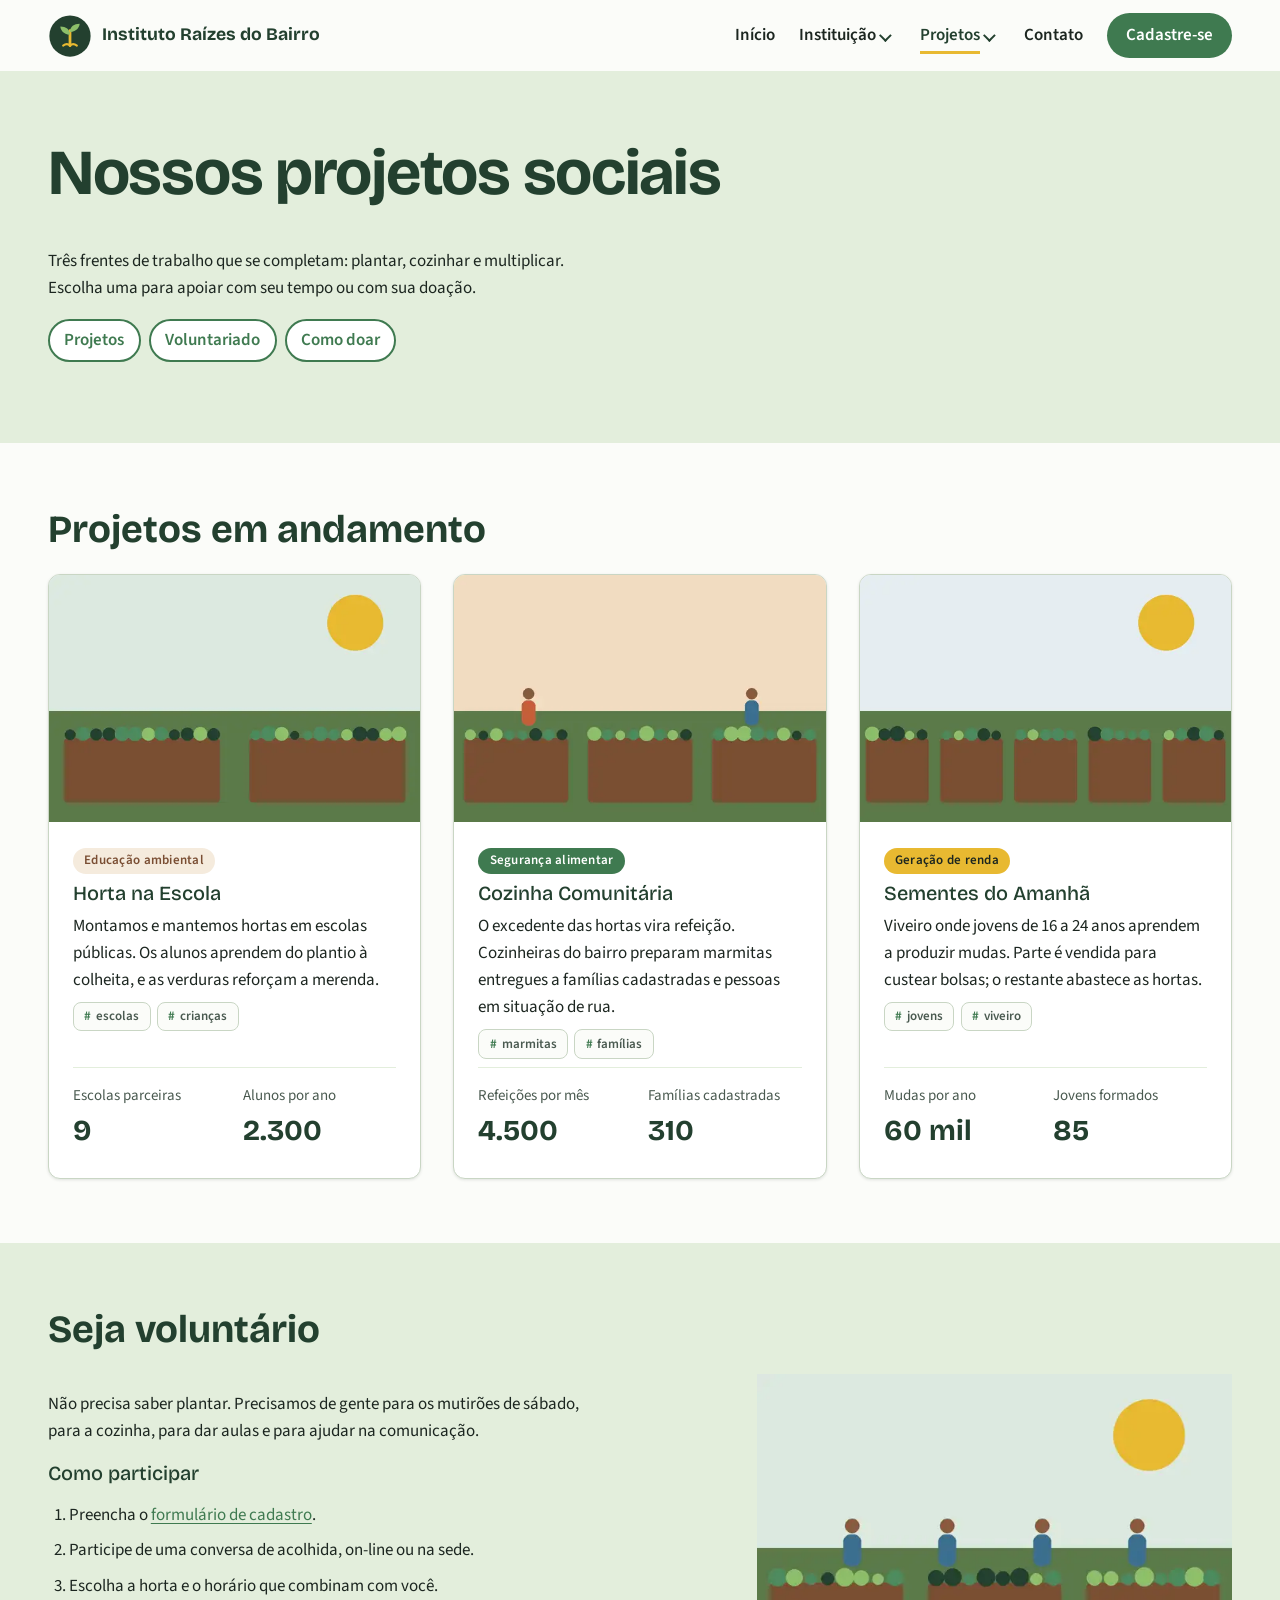
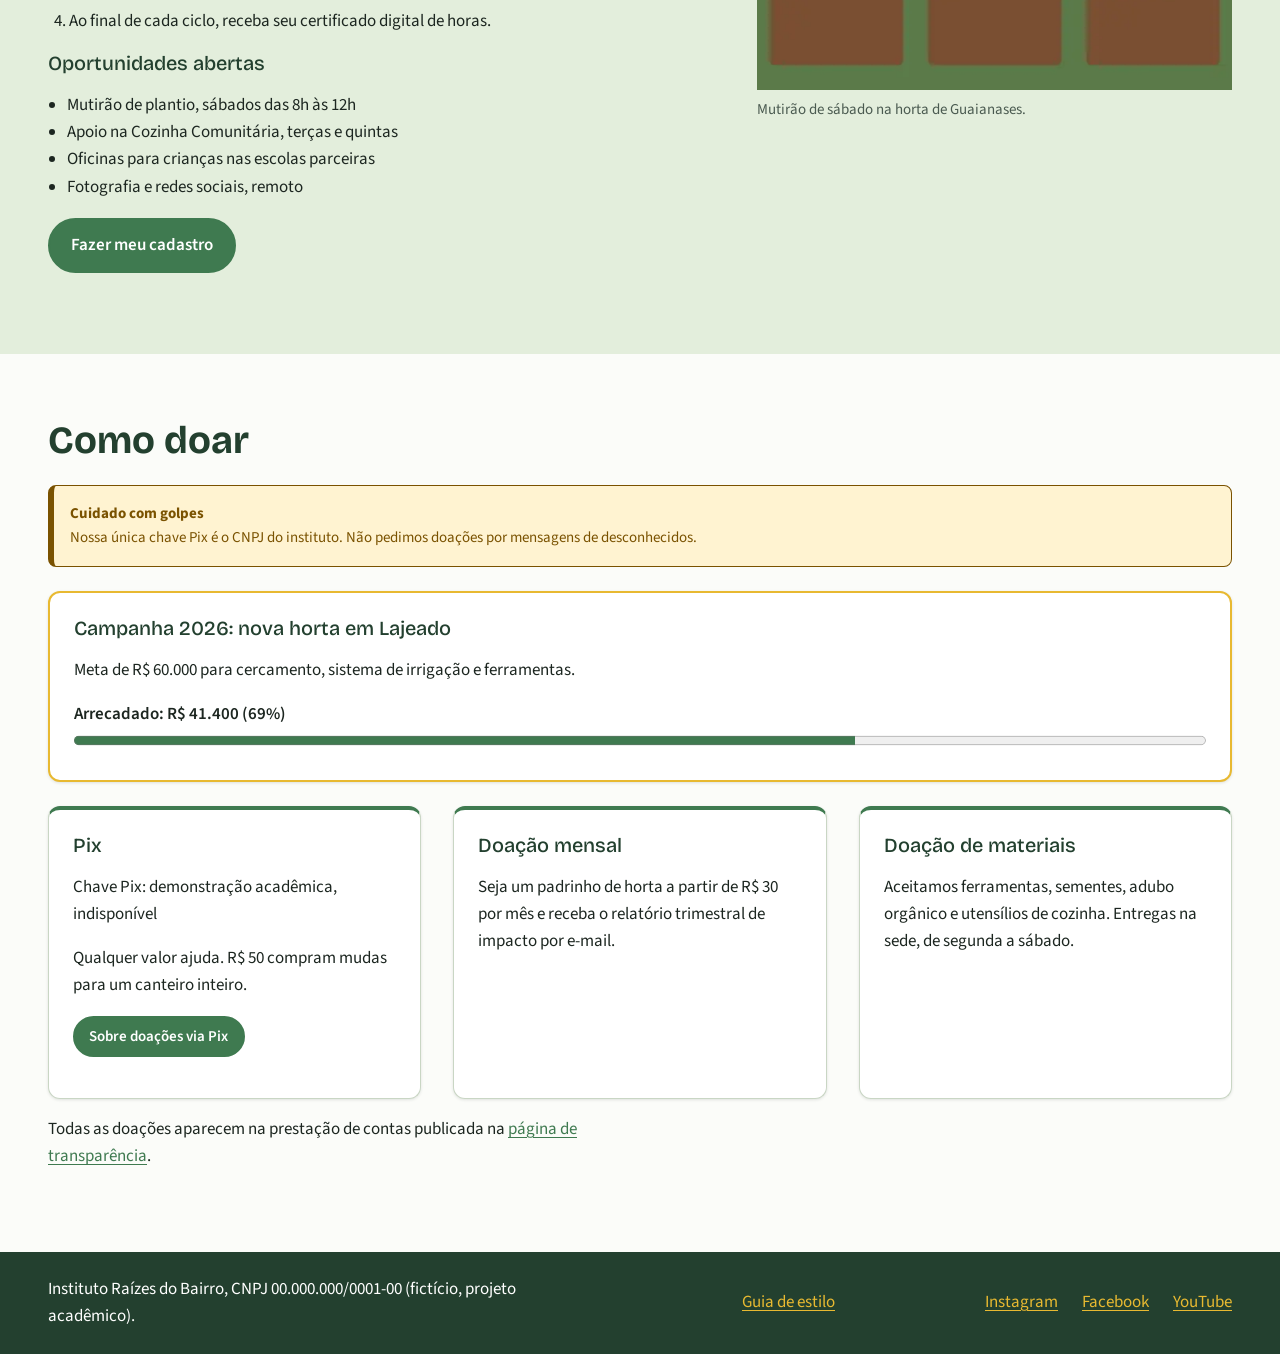
<file: projetos.html>
<!DOCTYPE html>
<html lang="pt-BR">
<head>
  <meta charset="UTF-8">
  <meta name="viewport" content="width=device-width, initial-scale=1">
  <title>Projetos sociais | Instituto Raízes do Bairro</title>
  <meta name="description" content="Conheça os projetos do Instituto Raízes do Bairro, veja como ser voluntário e como doar para as hortas comunitárias.">
  <meta property="og:title" content="Projetos sociais do Instituto Raízes do Bairro">
  <meta property="og:image" content="imagens/projeto-horta-escola.jpg">
  <link rel="icon" href="imagens/logo.svg" type="image/svg+xml">
  <link rel="preconnect" href="https://fonts.googleapis.com">
  <link rel="preconnect" href="https://fonts.gstatic.com" crossorigin>
  <link href="https://fonts.googleapis.com/css2?family=Bricolage+Grotesque:wght@500;700&amp;family=Source+Sans+3:wght@400;600&amp;display=swap" rel="stylesheet">
  <script>document.documentElement.classList.add("js");</script>
  <link rel="stylesheet" href="css/main.css">
  <script src="js/menu.js" defer></script>
  <script src="js/ui.js" defer></script>
</head>
<body>
  <a class="pular" href="#conteudo">Pular para o conteúdo</a>

  <header class="topo">
    <a class="marca" href="index.html">
      <img src="imagens/logo.svg" alt="" width="44" height="44">
      <span>Instituto Raízes do Bairro</span>
    </a>
    <button class="menu-toggle" type="button" aria-expanded="false" aria-controls="menu-principal">
      <span class="menu-toggle-barras" aria-hidden="true"></span>
      <span>Menu</span>
    </button>
    <nav class="menu" id="menu-principal" aria-label="Menu principal">
      <ul class="menu-lista">
        <li><a href="index.html">Início</a></li>
        <li class="tem-submenu">
          <a href="index.html#sobre">Instituição</a>
          <button class="submenu-toggle" type="button" aria-expanded="false" aria-controls="sub-instituicao"><span class="sr-only">Abrir submenu de Instituição</span></button>
          <ul class="submenu" id="sub-instituicao">
            <li><a href="index.html#sobre">Missão, visão e valores</a></li>
            <li><a href="index.html#historia">Nossa história</a></li>
            <li><a href="index.html#equipe">Equipe e estrutura</a></li>
            <li><a href="index.html#transparencia">Transparência</a></li>
          </ul>
        </li>
        <li class="tem-submenu">
          <a href="projetos.html" aria-current="page">Projetos</a>
          <button class="submenu-toggle" type="button" aria-expanded="false" aria-controls="sub-projetos"><span class="sr-only">Abrir submenu de Projetos</span></button>
          <ul class="submenu" id="sub-projetos">
            <li><a href="projetos.html#horta-escola">Horta na Escola</a></li>
            <li><a href="projetos.html#cozinha">Cozinha Comunitária</a></li>
            <li><a href="projetos.html#sementes">Sementes do Amanhã</a></li>
            <li><a href="projetos.html#voluntariado">Seja voluntário</a></li>
            <li><a href="projetos.html#doar">Como doar</a></li>
          </ul>
        </li>
        <li><a href="index.html#contato">Contato</a></li>
        <li class="menu-cta"><a href="cadastro.html">Cadastre-se</a></li>
      </ul>
    </nav>
  </header>

  <main id="conteudo">
    <section class="bloco cabecalho-pagina" aria-labelledby="titulo-pagina">
      <h1 id="titulo-pagina">Nossos projetos sociais</h1>
      <p>Três frentes de trabalho que se completam: plantar, cozinhar e multiplicar. Escolha uma para apoiar com seu tempo ou com sua doação.</p>
      <nav aria-label="Nesta página">
        <ul class="atalhos">
          <li><a href="#projetos">Projetos</a></li>
          <li><a href="#voluntariado">Voluntariado</a></li>
          <li><a href="#doar">Como doar</a></li>
        </ul>
      </nav>
    </section>

    <section class="bloco" id="projetos" aria-labelledby="titulo-projetos">
      <h2 id="titulo-projetos">Projetos em andamento</h2>

      <div class="grid grid-esticado">
      <article class="cartao col-12 col-md-6 col-lg-4" id="horta-escola">
        <picture class="cartao-imagem">
          <source type="image/webp" srcset="imagens/projeto-horta-escola-pequena.webp 600w, imagens/projeto-horta-escola.webp 1200w" sizes="(min-width: 64em) 33vw, (min-width: 48em) 50vw, 100vw">
          <img src="imagens/projeto-horta-escola.jpg" srcset="imagens/projeto-horta-escola-pequena.jpg 600w, imagens/projeto-horta-escola.jpg 1200w" sizes="(min-width: 64em) 33vw, (min-width: 48em) 50vw, 100vw" alt="Ilustração de dois canteiros de hortaliças no pátio de uma escola" width="1200" height="800" loading="lazy">
        </picture>
        <div class="cartao-corpo">
          <p><span class="badge badge-terra">Educação ambiental</span></p>
          <h3>Horta na Escola</h3>
          <p>Montamos e mantemos hortas em escolas públicas. Os alunos aprendem do plantio à colheita, e as verduras reforçam a merenda.</p>
          <ul class="tags"><li><span class="tag">escolas</span></li><li><span class="tag">crianças</span></li></ul>
          <dl class="indicadores cartao-rodape"><div><dt>Escolas parceiras</dt><dd>9</dd></div><div><dt>Alunos por ano</dt><dd>2.300</dd></div></dl>
        </div>
      </article>
      <article class="cartao col-12 col-md-6 col-lg-4" id="cozinha">
        <picture class="cartao-imagem">
          <source type="image/webp" srcset="imagens/projeto-cozinha-pequena.webp 600w, imagens/projeto-cozinha.webp 1200w" sizes="(min-width: 64em) 33vw, (min-width: 48em) 50vw, 100vw">
          <img src="imagens/projeto-cozinha.jpg" srcset="imagens/projeto-cozinha-pequena.jpg 600w, imagens/projeto-cozinha.jpg 1200w" sizes="(min-width: 64em) 33vw, (min-width: 48em) 50vw, 100vw" alt="Ilustração de duas pessoas colhendo verduras para a cozinha comunitária" width="1200" height="800" loading="lazy">
        </picture>
        <div class="cartao-corpo">
          <p><span class="badge badge-solido">Segurança alimentar</span></p>
          <h3>Cozinha Comunitária</h3>
          <p>O excedente das hortas vira refeição. Cozinheiras do bairro preparam marmitas entregues a famílias cadastradas e pessoas em situação de rua.</p>
          <ul class="tags"><li><span class="tag">marmitas</span></li><li><span class="tag">famílias</span></li></ul>
          <dl class="indicadores cartao-rodape"><div><dt>Refeições por mês</dt><dd>4.500</dd></div><div><dt>Famílias cadastradas</dt><dd>310</dd></div></dl>
        </div>
      </article>
      <article class="cartao col-12 col-md-6 col-lg-4" id="sementes">
        <picture class="cartao-imagem">
          <source type="image/webp" srcset="imagens/projeto-viveiro-pequena.webp 600w, imagens/projeto-viveiro.webp 1200w" sizes="(min-width: 64em) 33vw, (min-width: 48em) 50vw, 100vw">
          <img src="imagens/projeto-viveiro.jpg" srcset="imagens/projeto-viveiro-pequena.jpg 600w, imagens/projeto-viveiro.jpg 1200w" sizes="(min-width: 64em) 33vw, (min-width: 48em) 50vw, 100vw" alt="Ilustração de cinco canteiros de mudas enfileirados no viveiro" width="1200" height="800" loading="lazy">
        </picture>
        <div class="cartao-corpo">
          <p><span class="badge badge-girassol">Geração de renda</span></p>
          <h3>Sementes do Amanhã</h3>
          <p>Viveiro onde jovens de 16 a 24 anos aprendem a produzir mudas. Parte é vendida para custear bolsas; o restante abastece as hortas.</p>
          <ul class="tags"><li><span class="tag">jovens</span></li><li><span class="tag">viveiro</span></li></ul>
          <dl class="indicadores cartao-rodape"><div><dt>Mudas por ano</dt><dd>60 mil</dd></div><div><dt>Jovens formados</dt><dd>85</dd></div></dl>
        </div>
      </article>
      </div>
    </section>

    <section class="bloco faixa" id="voluntariado" aria-labelledby="titulo-voluntariado">
      <h2 id="titulo-voluntariado">Seja voluntário</h2>
      <div class="grid">
        <div class="col-12 col-md-7">
          <p>Não precisa saber plantar. Precisamos de gente para os mutirões de sábado, para a cozinha, para dar aulas e para ajudar na comunicação.</p>
          <h3>Como participar</h3>
          <ol class="passos">
            <li>Preencha o <a href="cadastro.html">formulário de cadastro</a>.</li>
            <li>Participe de uma conversa de acolhida, on-line ou na sede.</li>
            <li>Escolha a horta e o horário que combinam com você.</li>
            <li>Ao final de cada ciclo, receba seu certificado digital de horas.</li>
          </ol>
          <h3>Oportunidades abertas</h3>
          <ul>
            <li>Mutirão de plantio, sábados das 8h às 12h</li>
            <li>Apoio na Cozinha Comunitária, terças e quintas</li>
            <li>Oficinas para crianças nas escolas parceiras</li>
            <li>Fotografia e redes sociais, remoto</li>
          </ul>
          <p><a class="botao" href="cadastro.html">Fazer meu cadastro</a></p>
        </div>
        <figure class="col-12 col-md-5">
          <picture>
            <source type="image/webp" srcset="imagens/voluntarios-pequena.webp 600w, imagens/voluntarios.webp 1200w" sizes="(min-width: 48em) 45vw, 100vw">
            <img src="imagens/voluntarios.jpg" srcset="imagens/voluntarios-pequena.jpg 600w, imagens/voluntarios.jpg 1200w" sizes="(min-width: 48em) 45vw, 100vw" alt="Ilustração de quatro voluntários trabalhando em três canteiros" width="1200" height="800" loading="lazy">
          </picture>
          <figcaption>Mutirão de sábado na horta de Guaianases.</figcaption>
        </figure>
      </div>
    </section>

    <section class="bloco" id="doar" aria-labelledby="titulo-doar">
      <h2 id="titulo-doar">Como doar</h2>
      <div class="alerta alerta-aviso" role="note">
        <div><strong>Cuidado com golpes</strong>Nossa única chave Pix é o CNPJ do instituto. Não pedimos doações por mensagens de desconhecidos.</div>
      </div>
      <div class="campanha">
        <h3>Campanha 2026: nova horta em Lajeado</h3>
        <p>Meta de R$ 60.000 para cercamento, sistema de irrigação e ferramentas.</p>
        <label for="progresso-campanha">Arrecadado: R$ 41.400 (69%)</label>
        <progress id="progresso-campanha" max="60000" value="41400">69%</progress>
      </div>
      <div class="grid grid-esticado">
        <article class="caixa col-12 col-md-4">
          <h3>Pix</h3>
          <p>Chave Pix: demonstração acadêmica, indisponível</p>
          <p>Qualquer valor ajuda. R$ 50 compram mudas para um canteiro inteiro.</p>
          <p><button type="button" class="botao botao-pequeno" data-modal-abrir="modal-pix">Sobre doações via Pix</button></p>
        </article>
        <article class="caixa col-12 col-md-4">
          <h3>Doação mensal</h3>
          <p>Seja um padrinho de horta a partir de R$ 30 por mês e receba o relatório trimestral de impacto por e-mail.</p>
        </article>
        <article class="caixa col-12 col-md-4">
          <h3>Doação de materiais</h3>
          <p>Aceitamos ferramentas, sementes, adubo orgânico e utensílios de cozinha. Entregas na sede, de segunda a sábado.</p>
        </article>
      </div>
      <p>Todas as doações aparecem na prestação de contas publicada na <a href="index.html#transparencia">página de transparência</a>.</p>
    </section>
    <dialog class="modal" id="modal-pix" aria-labelledby="modal-pix-titulo">
      <div class="modal-cabecalho">
        <h2 id="modal-pix-titulo">Doe via Pix</h2>
        <button type="button" class="alerta-fechar" data-modal-fechar aria-label="Fechar">×</button>
      </div>
      <div class="modal-corpo">
        <p>A ONG é fictícia e esta página demonstra a interface de doação. Nenhuma chave Pix real está disponível.</p>
        <p>Não realize transferências com base neste protótipo.</p>
      </div>
      <div class="modal-rodape">
        <button type="button" class="botao botao-secundario" data-modal-fechar>Fechar</button>
        
      </div>
    </dialog>
  </main>

  <footer class="rodape">
    <p>Instituto Raízes do Bairro, CNPJ 00.000.000/0001-00 (fictício, projeto acadêmico).</p>
    <nav aria-label="Rodapé">
      <ul>
        <li><a href="guia-de-estilo.html">Guia de estilo</a></li>
      </ul>
    </nav>
    <nav aria-label="Redes sociais">
      <ul>
        <li><a href="https://www.instagram.com/">Instagram</a></li>
        <li><a href="https://www.facebook.com/">Facebook</a></li>
        <li><a href="https://www.youtube.com/">YouTube</a></li>
      </ul>
    </nav>
  </footer>
</body>
</html>
</file>
<file: css/main.css>
/* ==========================================================================
   Instituto Raízes do Bairro — ponto de entrada do CSS (arquitetura modular)
   Ordem: base → layout → componentes
   ========================================================================== */
@import url("base/tokens.css");
@import url("base/reset.css");
@import url("base/tipografia.css");

@import url("layout/pagina.css");
@import url("layout/grid.css");
@import url("layout/conteudo.css");

@import url("components/navegacao.css");
@import url("components/botoes.css");
@import url("components/cartoes.css");
@import url("components/formularios.css");
@import url("components/feedback.css");
@import url("components/badges.css");
@import url("components/guia.css");

@import url("components/refinamentos.css");
</file>
